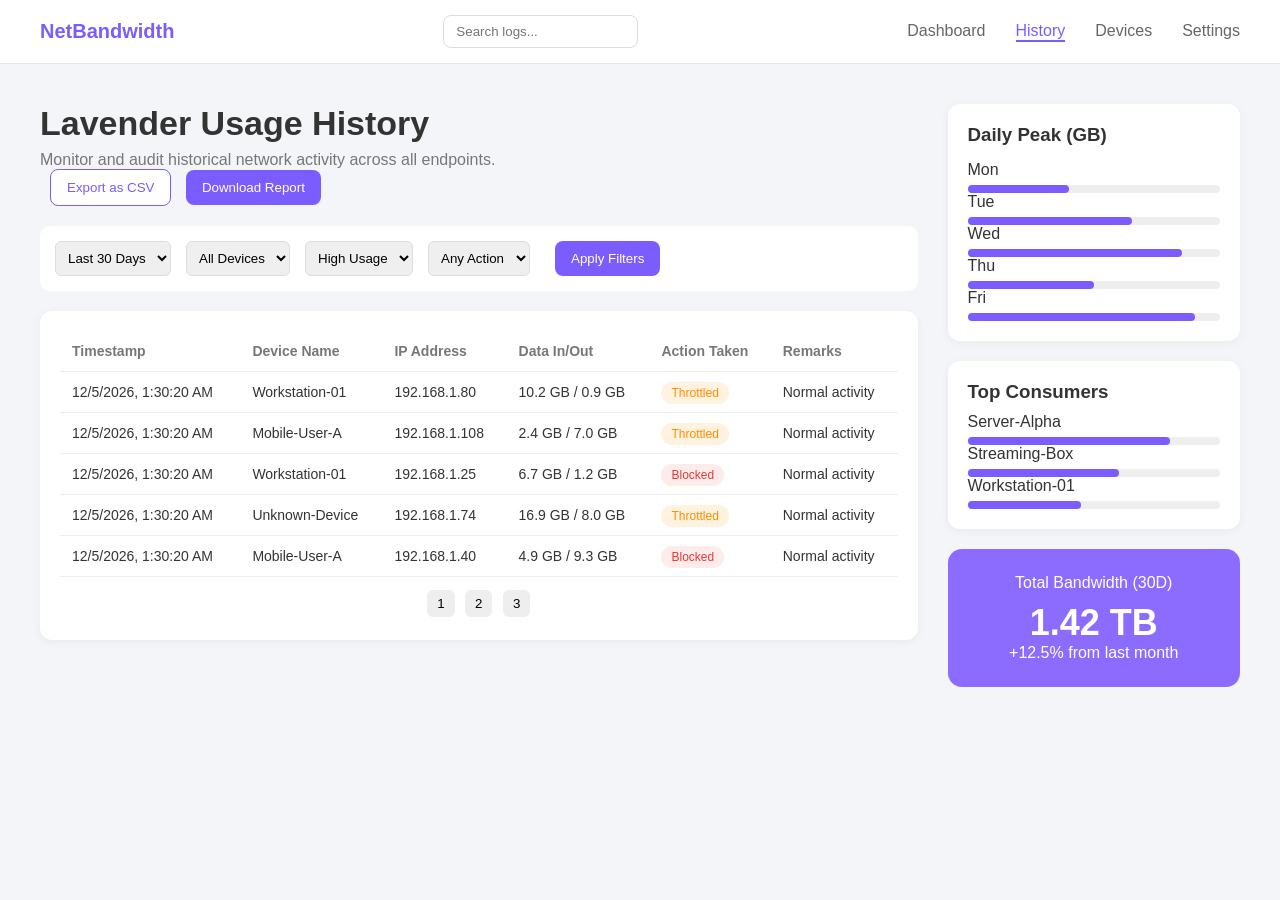
<file: frontend/history.html>
<!DOCTYPE html>
<html lang="en">
<head>
<meta charset="UTF-8">
<meta name="viewport" content="width=device-width, initial-scale=1.0">
<title>Lavender Usage History</title>

<style>

*{
margin:0;
padding:0;
box-sizing:border-box;
font-family:Segoe UI, sans-serif;
}

body{
background:#f4f5f8;
color:#333;
}

/* TOP NAV */

nav{
background:white;
display:flex;
align-items:center;
justify-content:space-between;
padding:15px 40px;
border-bottom:1px solid #e6e6e6;
}

.logo{
font-weight:700;
font-size:20px;
color:#7b5cff;
}

.menu{
display:flex;
gap:30px;
}

.menu a{
text-decoration:none;
color:#666;
font-weight:500;
}

.menu .active{
color:#7b5cff;
border-bottom:2px solid #7b5cff;
}

.search{
padding:8px 12px;
border-radius:8px;
border:1px solid #ddd;
}

/* PAGE */

.container{
padding:40px;
display:grid;
grid-template-columns:3fr 1fr;
gap:30px;
}

.header{
margin-bottom:20px;
}

.header h1{
font-size:34px;
margin-bottom:8px;
}

.header p{
color:#777;
}

/* BUTTONS */

.btn{
padding:10px 16px;
border-radius:8px;
border:none;
cursor:pointer;
margin-left:10px;
}

.btn-outline{
border:1px solid #7b5cff;
background:white;
color:#7b5cff;
}

.btn-purple{
background:#7b5cff;
color:white;
}

/* FILTERS */

.filters{
background:white;
padding:15px;
border-radius:10px;
margin:20px 0;
display:flex;
gap:15px;
}

.filters select{
padding:8px;
border-radius:6px;
border:1px solid #ddd;
}

/* TABLE */

.table-box{
background:white;
border-radius:12px;
padding:20px;
box-shadow:0 2px 10px rgba(0,0,0,0.05);
}

table{
width:100%;
border-collapse:collapse;
}

th,td{
padding:12px;
border-bottom:1px solid #eee;
font-size:14px;
}

th{
text-align:left;
color:#777;
}

.badge{
padding:4px 10px;
border-radius:15px;
font-size:12px;
}

.monitored{
background:#e8f1ff;
color:#3574ff;
}

.throttle{
background:#fff3e0;
color:#ff8c00;
}

.block{
background:#fdecea;
color:#e53935;
}

/* RIGHT SIDEBAR */

.sidebar-card{
background:white;
border-radius:12px;
padding:20px;
margin-bottom:20px;
box-shadow:0 2px 10px rgba(0,0,0,0.05);
}

.bar{
height:8px;
background:#eee;
border-radius:10px;
margin-top:6px;
}

.bar span{
display:block;
height:8px;
background:#7b5cff;
border-radius:10px;
}

.total{
background:#8b6cff;
color:white;
text-align:center;
padding:25px;
border-radius:14px;
}

.total h2{
font-size:36px;
margin-top:10px;
}

.pagination{
margin-top:10px;
text-align:center;
}

.pagination button{
margin:3px;
padding:6px 10px;
border:none;
border-radius:6px;
background:#eee;
cursor:pointer;
}

</style>
</head>


<body>

<nav>

<div class="logo">NetBandwidth</div>

<input class="search" placeholder="Search logs...">

<div class="menu">
<a href="dashboard.html">Dashboard</a>
<a class="active" href="#">History</a>
<a href="#">Devices</a>
<a href="#">Settings</a>
</div>

</nav>


<div class="container">

<div>

<div class="header">

<h1>Lavender Usage History</h1>
<p>Monitor and audit historical network activity across all endpoints.</p>

<button class="btn btn-outline" onclick="exportCSV()">Export as CSV</button>
<button class="btn btn-purple" onclick="downloadReport()">Download Report</button>

</div>


<div class="filters">

<select>
<option>Last 30 Days</option>
</select>

<select>
<option>All Devices</option>
</select>

<select>
<option>High Usage</option>
</select>

<select>
<option>Any Action</option>
</select>

<button class="btn btn-purple">Apply Filters</button>

</div>



<div class="table-box">

<table id="historyTable">

<thead>

<tr>
<th>Timestamp</th>
<th>Device Name</th>
<th>IP Address</th>
<th>Data In/Out</th>
<th>Action Taken</th>
<th>Remarks</th>
</tr>

</thead>

<tbody>

</tbody>

</table>

<div class="pagination">
<button>1</button>
<button>2</button>
<button>3</button>
</div>

</div>

</div>



<div>

<div class="sidebar-card">

<h3>Daily Peak (GB)</h3>

<div style="margin-top:15px">
Mon<div class="bar"><span style="width:40%"></span></div>
Tue<div class="bar"><span style="width:65%"></span></div>
Wed<div class="bar"><span style="width:85%"></span></div>
Thu<div class="bar"><span style="width:50%"></span></div>
Fri<div class="bar"><span style="width:90%"></span></div>
</div>

</div>



<div class="sidebar-card">

<h3>Top Consumers</h3>

<div style="margin-top:10px">
Server-Alpha
<div class="bar"><span style="width:80%"></span></div>

Streaming-Box
<div class="bar"><span style="width:60%"></span></div>

Workstation-01
<div class="bar"><span style="width:45%"></span></div>

</div>

</div>



<div class="total">

<p>Total Bandwidth (30D)</p>
<h2 id="totalBW">1.42 TB</h2>
<p>+12.5% from last month</p>

</div>

</div>

</div>



<script>

/* LIVE DATA GENERATION */

const devices=[
"Workstation-01",
"Streaming-Box",
"Mobile-User-A",
"Unknown-Device",
"Server-Alpha"
];

const actions=["Monitored","Throttled","Blocked"];

function generateRow(){

let device=devices[Math.floor(Math.random()*devices.length)];

let ip="192.168.1."+Math.floor(Math.random()*200);

let dataIn=(Math.random()*20).toFixed(1);
let dataOut=(Math.random()*10).toFixed(1);

let action=actions[Math.floor(Math.random()*actions.length)];

let remark="Normal activity";

let badgeClass="monitored";

if(action==="Throttled"){badgeClass="throttle"}
if(action==="Blocked"){badgeClass="block"}

return `
<tr>

<td>${new Date().toLocaleString()}</td>

<td>${device}</td>

<td>${ip}</td>

<td>${dataIn} GB / ${dataOut} GB</td>

<td><span class="badge ${badgeClass}">${action}</span></td>

<td>${remark}</td>

</tr>
`;

}

function loadData(){

let table=document.querySelector("#historyTable tbody");

table.innerHTML="";

for(let i=0;i<5;i++){

table.innerHTML+=generateRow();

}

}

loadData();


/* CSV EXPORT */

function exportCSV(){

let rows=document.querySelectorAll("table tr");

let csv=[];

rows.forEach(row=>{

let cols=row.querySelectorAll("td,th");

let data=[];

cols.forEach(col=>data.push(col.innerText));

csv.push(data.join(","));

});

let csvFile=new Blob([csv.join("\n")],{type:"text/csv"});

let link=document.createElement("a");

link.download="network_history.csv";

link.href=window.URL.createObjectURL(csvFile);

link.click();

}


/* DOWNLOAD REPORT */

function downloadReport(){

let table=document.getElementById("historyTable").outerHTML;

let blob=new Blob([table],{type:"text/html"});

let link=document.createElement("a");

link.download="network_report.html";

link.href=URL.createObjectURL(blob);

link.click();

}

</script>

</body>
</html>
</file>
